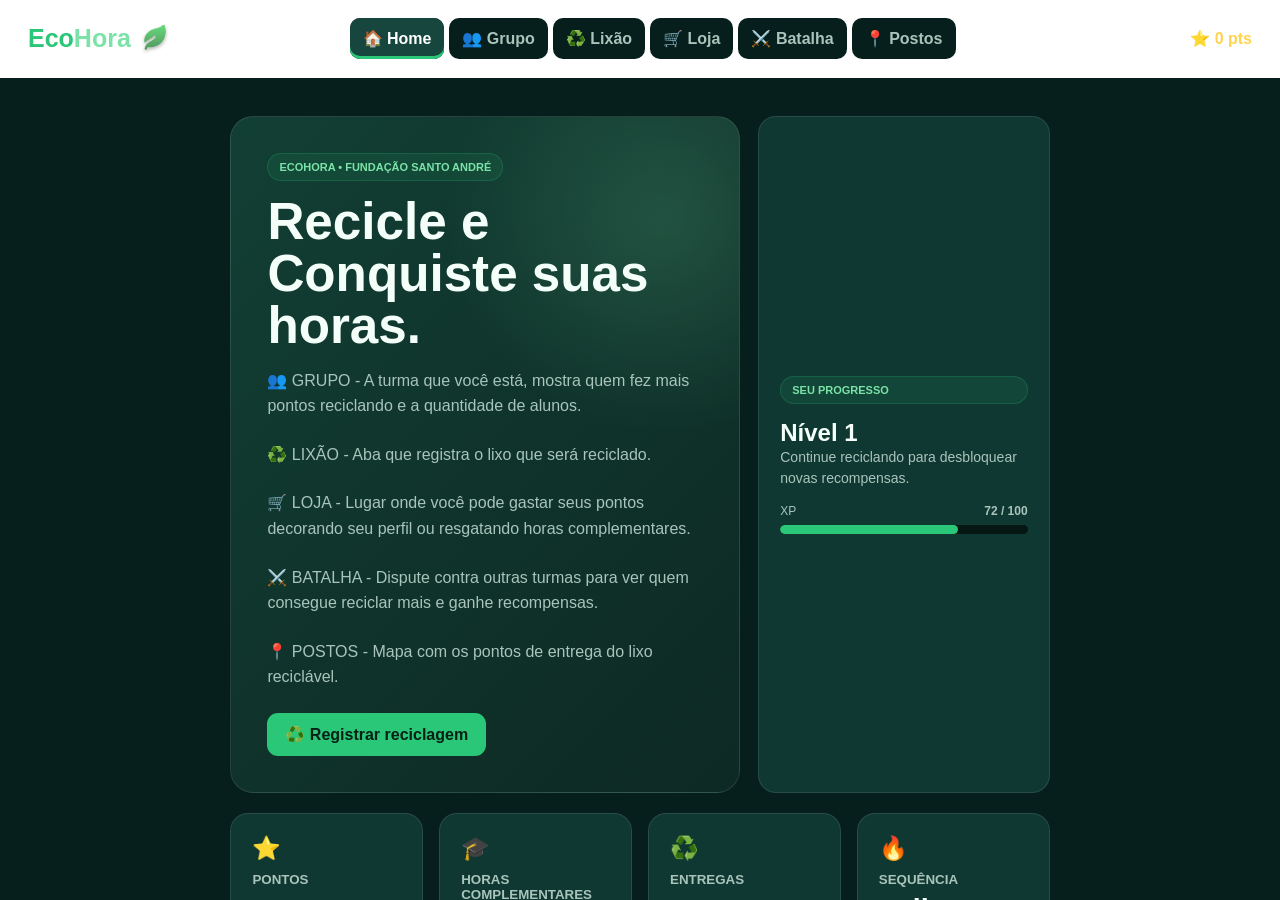
<file: index.html>
<!DOCTYPE html>
<html lang="pt-BR">
<head>
<meta charset="UTF-8">
<meta name="viewport" content="width=device-width, initial-scale=1.0">
<title>EcoHora — Plataforma Gamificada</title>
<link rel="stylesheet" href="estilos/slide.css">
<link rel="icon" href="assets/Ca105ad9cfc8580c765101d17bbb2323.webp">
</head>
<body>
<header>
  <div class="brand">
    <h1>Eco<span>Hora</span></h1>
    <img src="assets/Ca105ad9cfc8580c765101d17bbb2323.jpg" class="leaf-img" alt="EcoHora">
  </div>
  <nav>
    <ul>
      <li><button class="active" data-page="0">🏠 <span class="nav-text">Home</span></button></li>
      <li><button data-page="1">👥 <span class="nav-text">Grupo</span></button></li>
      <li><button data-page="2">♻️ <span class="nav-text">Lixão</span></button></li>
      <li><button data-page="3">🛒 <span class="nav-text">Loja</span></button></li>
      <li><button data-page="4">⚔️ <span class="nav-text">Batalha</span></button></li>
      <li><button data-page="5">📍 <span class="nav-text">Postos</span></button></li>
    </ul>
  </nav>
  <div class="header-points">⭐ <span id="points">0</span> pts</div>
</header>

<main class="viewport">
<div class="pages" id="pages">

<section class="page"><div class="container">
  <div class="hero">
    <div class="hero-main">
      <span class="eyebrow">ECOHORA • FUNDAÇÃO SANTO ANDRÉ</span>
      <h2>Recicle e Conquiste suas horas.</h2>
      <p>👥 GRUPO   - A turma que você está, mostra quem fez mais pontos reciclando e a quantidade de alunos.</p>
      <p>♻️ LIXÃO   - Aba que registra o lixo que será reciclado.</p>
      <p>🛒 LOJA    - Lugar onde você pode gastar seus pontos decorando seu perfil ou resgatando horas complementares.</p>
      <p>⚔️ BATALHA - Dispute contra outras turmas para ver quem consegue reciclar mais e ganhe recompensas.</p>
      <p>📍 POSTOS  - Mapa com os pontos de entrega do lixo reciclável.</p>
      <button class="btn" onclick="goToPage(2)">♻️ Registrar reciclagem</button>
    </div>
    <div class="card level-card">
      <span class="eyebrow">SEU PROGRESSO</span>
      <h2>Nível 1</h2>
      <p>Continue reciclando para desbloquear novas recompensas.</p>
      <div class="level-row"><span>XP</span><b>72 / 100</b></div>
      <div class="progress"><div></div></div>
    </div>
  </div>
  <div class="grid stats">
    <div class="card stat"><div class="icon">⭐</div><small>PONTOS</small><strong id="pointsHome">0</strong></div>
    <div class="card stat"><div class="icon">🎓</div><small>HORAS COMPLEMENTARES</small><strong>0h</strong></div>
    <div class="card stat"><div class="icon">♻️</div><small>ENTREGAS</small><strong id="deliveries">0</strong></div>
    <div class="card stat"><div class="icon">🔥</div><small>SEQUÊNCIA</small><strong>1 dia</strong></div>
  </div>
  <h2 style="margin-top:28px">🎯 Missões</h2>
  <div class="grid missions">
    <div class="card mission" onclick="goToPage(2)"><h3>♻️ Primeira entrega</h3><p>Registre seu primeiro material reciclável.</p><div class="points">+50 XP</div></div>
    <div class="card mission" onclick="goToPage(5)"><h3>📍 Explorador verde</h3><p>Encontre um ponto de coleta na faculdade.</p><div class="points">+30 XP</div></div>
    <div class="card mission" onclick="goToPage(4)"><h3>⚔️ Entre na batalha</h3><p>Veja a disputa entre os grupos.</p><div class="points">+20 XP</div></div>
  </div>
</div></section>

<section class="page"><div class="container">
  <h2 class="title">Sua Turma 👥</h2><p class="subtitle">A pontuação coletiva incentiva a participação de todos.</p>
  <div class="group-head"><div><span class="eyebrow">GRUPO ATUAL</span><div class="group-name">Guardiões da Terra</div><p class="subtitle" style="margin:6px 0 0">12 integrantes</p></div><div class="group-score"><strong>0</strong> pontos</div></div>
  <h2 style="margin-bottom:15px">🏆 Ranking</h2>
  <div class="ranking">
    <div class="rank"><div class="pos">1</div><div class="name">Você</div><div class="score" id="rankPoints">0 pts</div></div>
    <div class="rank"><div class="pos">2</div><div class="name">Ana</div><div class="score">0 pts</div></div>
    <div class="rank"><div class="pos">3</div><div class="name">Pedro</div><div class="score">0 pts</div></div>
    <div class="rank"><div class="pos">4</div><div class="name">Lucas</div><div class="score">0 pts</div></div>
  </div>
</div></section>

<section class="page"><div class="container">
  <h2 class="title">Lixão ♻️</h2><p class="subtitle">Registre a entrega do material reciclável para receber pontos.</p>
  <div class="warning">Demonstração: os dados e pontuações abaixo são fictícios.</div>
  <div class="grid recycle-grid">
    <div class="card recycle" onclick="recycle('Plástico',50)"><div class="big">🧴</div><h3>Plástico</h3><p>Garrafas, embalagens e outros recicláveis.</p><div class="points">+50 pontos</div></div>
    <div class="card recycle" onclick="recycle('Papel',40)"><div class="big">📄</div><h3>Papel</h3><p>Folhas, caixas e materiais de papel.</p><div class="points">+40 pontos</div></div>
    <div class="card recycle" onclick="recycle('Vidro',70)"><div class="big">🍾</div><h3>Vidro</h3><p>Garrafas e recipientes de vidro.</p><div class="points">+70 pontos</div></div>
    <div class="card recycle" onclick="recycle('Metal',80)"><div class="big">🥫</div><h3>Metal</h3><p>Latas e outros metais recicláveis.</p><div class="points">+80 pontos</div></div>
  </div>
  <div class="card" style="margin-top:18px"><h3>Como funciona?</h3><p>Escolha o tipo de material entregue. Em uma versão real, esta ação deverá ser validada por um posto de coleta antes da conversão em pontos e horas complementares.</p></div>
</div></section>

<section class="page"><div class="container">
  <h2 class="title">Loja 🛒</h2><p class="subtitle">Use os pontos conquistados para desbloquear recompensas.</p>
  <div class="grid shop-grid">
    <div class="card shop"><div class="shop-image">☕</div><h3>Horas Complementares</h3><div class="price">1.000 pts</div><button class="btn" onclick="buy('Copo EcoHora')">Resgatar</button></div>
    <div class="card shop"><div class="shop-image">👕</div><h3>Roupas</h3><div class="price">500 pts</div><button class="btn" onclick="buy('Camiseta')">Resgatar</button></div>
    <div class="card shop"><div class="shop-image">🖼️</div><h3>Moldura</h3><div class="price">750 pts</div><button class="btn" onclick="buy('Voucher')">Resgatar</button></div>
    <div class="card shop"><div class="shop-image">🏆</div><h3>Badge especial</h3><div class="price">10.000 pts</div><button class="btn" onclick="buy('Badge especial')">Resgatar</button></div>
  </div>
</div></section>

<section class="page"><div class="container">
  <h2 class="title">Batalha ⚔️</h2><p class="subtitle">Desafios entre turmas para conquistar recompensas.</p>
  <div class="battle">
    <div class="team"><div class="big">🌱</div><h2>Guardiões da Terra</h2><div class="team-score" id="teamScore">0</div><small>pontos</small><div class="battlebar"><div></div></div></div>
    <div class="vs">VS</div>
    <div class="team"><div class="big">🌊</div><h2>Eco Warriors</h2><div class="team-score">0</div><small>pontos</small><div class="battlebar"><div style="width:52%"></div></div></div>
  </div>
  <div class="card"><span class="eyebrow">DESAFIO DA SEMANA</span><h2>Quem recicla mais?</h2><p>Registre suas entregas e ajude a sua turma a conquistar a próxima vitória.</p><button class="btn" style="margin-top:16px" onclick="showToast('🔥 Você entrou no desafio!')">Participar</button></div>
</div></section>

<section class="page"><div class="container">
  <h2 class="title">Postos 📍</h2><p class="subtitle">Locais para coleta de recicláveis.</p>
  <div class="warning">ESSES DADOS SÃO FICCIONAIS, AINDA NÃO REFLETEM A REALIDADE FIEL DO AMBIENTE.</div>
  <div class="stations">
    <div class="map">
      <img src="assets/mapa-fsa_atualizado-931x1024.jpg" alt="Mapa da Fundação Santo André" onerror="this.style.display='none'">
      <div class="map-placeholder">🗺️ Mapa dos pontos de coleta</div>
    </div>
    <div class="station-list">
      <div class="station"><h3>📍 Fafil</h3><p>Ao lado esquerdo da saída, sentido FAECO.</p><div class="distance">Ponto de coleta</div></div>
      <div class="station"><h3>📍 Fafil — 1ºA</h3><p>Ao lado dos banheiros no 1ºA, lado Leste.</p><div class="distance">Ponto de coleta</div></div>
      <div class="station"><h3>📍 Fafil — Térreo</h3><p>Perto da entrada sentido Faengs.</p><div class="distance">Ponto de coleta</div></div>
      <div class="station"><h3>📍 Prédio Central</h3><p>Ao lado de fora da cantina, em frente à praça.</p><div class="distance">Ponto de coleta</div></div>
      <div class="station"><h3>📍 Prédio Central</h3><p>Perto da secretaria, ao lado da mesa de ping pong.</p><div class="distance">Ponto de coleta</div></div>
    </div>
  </div>
</div></section>

</div>
</main>
<div class="toast" id="toast"></div>

<script>
const pages=document.getElementById('pages');
const buttons=[...document.querySelectorAll('nav button')];
let current=0, points=0, deliveries=0, startX=0;

function goToPage(n){
  n=Math.max(0,Math.min(5,n)); current=n;
  pages.style.transform=`translateX(-${n*100}vw)`;
  buttons.forEach((b,i)=>b.classList.toggle('active',i===n));
}
buttons.forEach(b=>b.addEventListener('click',()=>goToPage(+b.dataset.page)));
document.addEventListener('keydown',e=>{
  if(e.key==='ArrowRight')goToPage(current+1);
  if(e.key==='ArrowLeft')goToPage(current-1);
});
pages.addEventListener('pointerdown',e=>startX=e.clientX);
pages.addEventListener('pointerup',e=>{
  const d=startX-e.clientX;
  if(Math.abs(d)>55)goToPage(current+(d>0?1:-1));
});
function update(){
  document.getElementById('points').textContent=points.toLocaleString('pt-BR');
  document.getElementById('pointsHome').textContent=points.toLocaleString('pt-BR');
  document.getElementById('deliveries').textContent=deliveries;
  document.getElementById('rankPoints').textContent=points.toLocaleString('pt-BR')+' pts';
  document.getElementById('teamScore').textContent=points.toLocaleString('pt-BR');
}
function recycle(material,value){
  points+=value; deliveries++; update();
  showToast(`♻️ ${material} registrado! +${value} pontos`);
}
function buy(item){showToast(`🛒 ${item}: resgate demonstrativo.`)}
let timer;
function showToast(msg){
 const t=document.getElementById('toast'); t.textContent=msg; t.classList.add('show');
 clearTimeout(timer); timer=setTimeout(()=>t.classList.remove('show'),2800);
}
update();
</script>
</body>
</html>
</file>
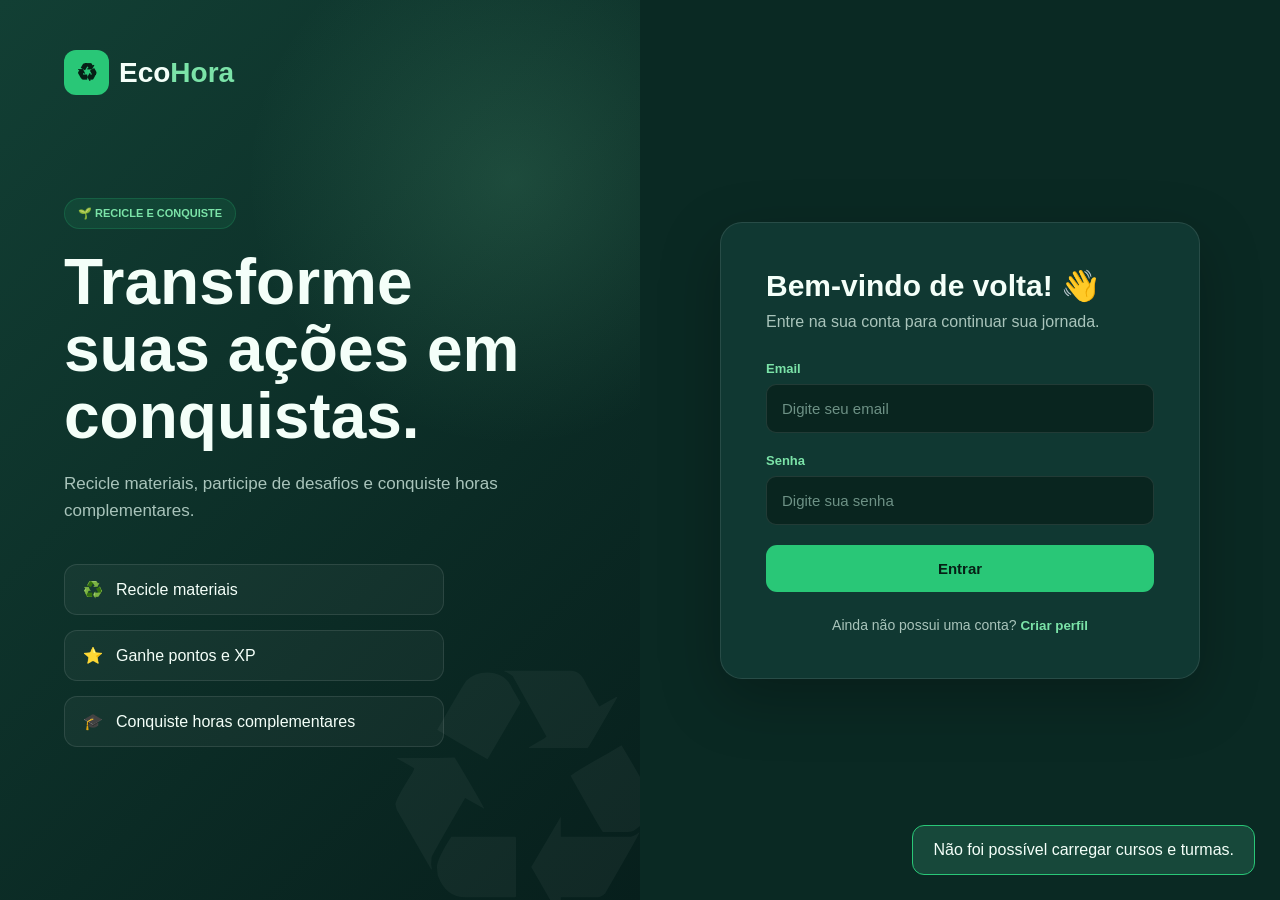
<file: login.html>
<!DOCTYPE html>

<html lang="pt-BR">

<head>


<meta charset="UTF-8">

<meta
    name="viewport"
    content="width=device-width, initial-scale=1.0"
>

<title>Login - EcoHora</title>

<link
    rel="stylesheet"
    href="estilos/login.css"
>


</head>

<body>


<main class="login-container">


    <!-- LADO ESQUERDO -->

    <section class="login-info">


        <div class="logo">

            <div class="logo-icon">
                ♻
            </div>

            <h1>
                Eco<span>Hora</span>
            </h1>

        </div>


        <div class="info-content">


            <span class="tag">
                🌱 RECICLE E CONQUISTE
            </span>


            <h2>
                Transforme suas ações em conquistas.
            </h2>


            <p>
                Recicle materiais, participe de desafios
                e conquiste horas complementares.
            </p>


            <div class="benefits">


                <div class="benefit">

                    ♻️

                    <span>
                        Recicle materiais
                    </span>

                </div>


                <div class="benefit">

                    ⭐

                    <span>
                        Ganhe pontos e XP
                    </span>

                </div>


                <div class="benefit">

                    🎓

                    <span>
                        Conquiste horas complementares
                    </span>

                </div>


            </div>


        </div>


    </section>


    <!-- LADO DIREITO -->

    <section class="login-area">


        <div class="form-box">


            <!-- FORMULÁRIO DE LOGIN -->

            <div
                class="form-container active"
                id="loginForm"
            >


                <h2>
                    Bem-vindo de volta! 👋
                </h2>


                <p class="form-description">
                    Entre na sua conta para continuar sua jornada.
                </p>


                <form id="entrarForm">


                    <!-- EMAIL -->

                    <div class="input-group">

                        <label for="loginEmail">
                            Email
                        </label>

                        <input
                            type="email"
                            id="loginEmail"
                            placeholder="Digite seu email"
                            required
                        >

                    </div>


                    <!-- SENHA -->

                    <div class="input-group">

                        <label for="loginSenha">
                            Senha
                        </label>

                        <input
                            type="password"
                            id="loginSenha"
                            placeholder="Digite sua senha"
                            required
                        >

                    </div>


                    <button
                        type="submit"
                        class="main-button"
                    >
                        Entrar
                    </button>


                </form>


                <p class="switch-text">

                    Ainda não possui uma conta?

                    <button
                        type="button"
                        onclick="mostrarCadastro()"
                    >
                        Criar perfil
                    </button>

                </p>


            </div>


            <!-- FORMULÁRIO DE CADASTRO -->

            <div
                class="form-container"
                id="cadastroForm"
            >


                <h2>
                    Crie seu perfil 🌱
                </h2>


                <p class="form-description">
                    Preencha seus dados para começar sua jornada no EcoHora.
                </p>


                <form id="criarContaForm">


                    <!-- NOME -->

                    <div class="input-group">

                        <label for="cadastroNome">
                            Nome completo
                        </label>

                        <input
                            type="text"
                            id="cadastroNome"
                            placeholder="Digite seu nome completo"
                            required
                        >

                    </div>


                    <!-- RA -->

                    <div class="input-group">

                        <label for="cadastroRA">
                            RA
                        </label>

                        <input
                            type="text"
                            id="cadastroRA"
                            placeholder="Digite seu RA"
                            required
                        >

                    </div>


                    <!-- EMAIL -->

                    <div class="input-group">

                        <label for="cadastroEmail">
                            Email
                        </label>

                        <input
                            type="email"
                            id="cadastroEmail"
                            placeholder="Digite seu email"
                            required
                        >

                    </div>


                    <!-- SENHA -->

                    <div class="input-group">

                        <label for="cadastroSenha">
                            Senha
                        </label>

                        <input
                            type="password"
                            id="cadastroSenha"
                            placeholder="Crie uma senha"
                            required
                        >

                    </div>


                    <!-- CONFIRMAR SENHA -->

                    <div class="input-group">

                        <label for="confirmarSenha">
                            Confirmar senha
                        </label>

                        <input
                            type="password"
                            id="confirmarSenha"
                            placeholder="Digite sua senha novamente"
                            required
                        >

                    </div>


                    <!-- CURSO -->

                    <div class="input-group">

                        <label for="cadastroCurso">
                            Curso
                        </label>

                        <select
                            id="cadastroCurso"
                            required
                        >

                            <option value="">
                                Selecione seu curso
                            </option>

                            <option value="ADS">
                                Análise e Desenvolvimento de Sistemas
                            </option>

                            <option value="Marketing">
                                Marketing
                            </option>

                            <option value="Medicina">
                                Medicina
                            </option>

                            <!--
                                ADICIONE NOVOS CURSOS AQUI

                                Exemplo:

                                <option value="Direito">
                                    Direito
                                </option>
                            -->

                        </select>

                    </div>


                    <!-- TURMA -->

                    <div class="input-group">

                        <label for="cadastroTurma">
                            Turma
                        </label>

                        <input
                            type="text"
                            id="cadastroTurma"
                            placeholder="Ex: 3° B Noturno"
                            required
                        >

                    </div>


                    <button
                        type="submit"
                        class="main-button"
                    >
                        Criar perfil
                    </button>


                </form>


                <p class="switch-text">

                    Já possui uma conta?

                    <button
                        type="button"
                        onclick="mostrarLogin()"
                    >
                        Entrar
                    </button>

                </p>


            </div>


        </div>


    </section>


</main>


<!-- MENSAGENS DE ERRO/SUCESSO -->

<div
    class="message"
    id="message"
>
</div>


<!-- JAVASCRIPT -->

<script src="api.js"></script>

<script src="auth.js"></script>

<script src="login.js"></script>


</body>

</html>
</file>
<file: estilos/slide.css>
* {
    box-sizing: border-box;
    margin: 0;
    padding: 0;
}

:root {
    --bf: white;
    --bg: #071f1c;
    --bg2: #0b2924;
    --card: #103832;
    --card2: #16463d;

    --green: #29c777;
    --green2: #7be3a8;

    --yellow: #ffd34d;
    --blue: #65b9ff;
    --danger: #ff7474;

    --text: #f4fff9;
    --muted: #a9c4bb;

    --line: rgba(255, 255, 255, .1);
}


/* =========================================================
   BASE
========================================================= */

html,
body {
    height: 100%;
}

body {
    font-family: Arial, Helvetica, sans-serif;
    background: var(--bg);
    color: var(--text);
    overflow: hidden;
}

button {
    font: inherit;
}


/* =========================================================
   HEADER
========================================================= */

header {
    height: 78px;

    position: fixed;
    inset: 0 0 auto 0;

    z-index: 20;

    display: flex;
    align-items: center;
    gap: 22px;

    padding: 0 28px;

    background: var(--bf);
    /*background: rgba(7, 31, 28, .96);*/

    border-bottom: 1px solid var(--line);

    backdrop-filter: blur(12px);
}


/* =========================================================
   LOGO
========================================================= */

.brand {
    display: flex;
    align-items: center;
    gap: 8px;

    min-width: 150px;
}

.brand h1 {
    font-size: 25px;
    color: var(--green);
}

.brand h1 span {
    color: var(--green2);
}

.leaf-img {
    width: 32px;
    height: 32px;

    object-fit: contain;
}


/* =========================================================
   NAVEGAÇÃO
========================================================= */

nav {
    flex: 1;
}

nav ul {
    display: flex;
    justify-content: center;
    gap: 5px;

    list-style: none;
}

ul li {
        border-radius: 10px;
        background: var(--bg);

}

nav button {
    border: 0;

    background: transparent;

    color: var(--muted);

    padding: 11px 13px;

    border-radius: 10px;

    cursor: pointer;

    font-weight: 700;

    transition: .2s;
}

nav button:hover,
nav button.active {
    background: var(--card2);
    color: #fff;
}

nav button.active {
    box-shadow: inset 0 -3px var(--green);
}


/* =========================================================
   PONTOS DO HEADER
========================================================= */

.header-points {
    min-width: 125px;

    text-align: right;

    color: var(--yellow);

    font-weight: 800;
}


/* =========================================================
   ÁREA PRINCIPAL
========================================================= */

.viewport {
    position: fixed;

    top: 78px;
    bottom: 0;
    left: 0;
    right: 0;

    overflow: hidden;
}


/* =========================================================
   SLIDES
========================================================= */

.pages {
    display: flex;

    width: 600vw;
    height: 100%;

    transition:
        transform .62s cubic-bezier(.77, 0, .18, 1);
}

.page {
    width: 100vw;

    flex: none;

    height: 100%;

    overflow-y: auto;

    padding: 38px 3% 70px;

    scrollbar-width: thin;

    scrollbar-color:
        var(--green)
        transparent;
}


/* =========================================================
   CONTAINER
========================================================= */

.container {
    max-width: 1800px;

    margin: auto;
}


/* =========================================================
   TÍTULOS
========================================================= */

.eyebrow {
    display: inline-block;

    color: var(--green2);

    background: rgba(41, 199, 119, .1);

    border: 1px solid rgba(41, 199, 119, .2);

    padding: 7px 11px;

    border-radius: 30px;

    font-size: 11px;

    font-weight: 800;

    margin-bottom: 15px;
}

h2.title {
    font-size: clamp(30px, 4vw, 52px);

    margin-bottom: 8px;



}


.subtitle {
    color: var(--muted);

    margin-bottom: 28px;

    line-height: 1.55;

}


/* =========================================================
   BOTÕES
========================================================= */

.btn {
    border: 0;

    border-radius: 11px;

    padding: 12px 18px;

    background: var(--green);

    color: #062016;

    font-weight: 900;

    cursor: pointer;

    transition: .2s;
}

.btn:hover {
    transform: translateY(-2px);

    background: var(--green2);
}

.btn.secondary {
    background: rgba(255, 255, 255, .08);

    color: white;
}


/* =========================================================
   GRID
========================================================= */

.grid {
    display: grid;

    gap: 16px;
}


/* =========================================================
   CARDS
========================================================= */

.card {
    background: var(--card);

    border: 1px solid var(--line);

    border-radius: 18px;

    padding: 21px;
}

.card h3 {
    margin-bottom: 8px;
}

.card p {
    color: var(--muted);

    line-height: 1.5;

    font-size: 14px;
}


/* =========================================================
   HOME — HERO
========================================================= */

.hero {
    display: grid;

    grid-template-columns: 1.4fr .8fr;

    gap: 18px;
}

.hero-main {
    min-height: 305px;

    padding: 36px;

    border-radius: 23px;

    background:
        radial-gradient(
            circle at 85% 15%,
            rgba(123, 227, 168, .17),
            transparent 30%
        ),
        linear-gradient(
            135deg,
            #123f34,
            #0d2923
        );

    border: 1px solid var(--line);
}

.hero-main h2 {
    font-size: clamp(32px, 4vw, 56px);

    line-height: 1.02;

    max-width: 680px;

    margin-bottom: 15px;
}

.hero-main p {
    color: var(--muted);

    line-height: 1.6;

    max-width: 620px;

    margin-bottom: 23px;
}


/* =========================================================
   CARD DE NÍVEL
========================================================= */

.level-card {
    display: flex;

    flex-direction: column;

    justify-content: center;
}

.level-row {
    display: flex;

    justify-content: space-between;

    margin: 15px 0 7px;

    font-size: 12px;

    color: var(--muted);
}

.progress {
    height: 9px;

    background: #061612;

    border-radius: 10px;

    overflow: hidden;
}

.progress div {
    height: 100%;

    width: 72%;

    background: var(--green);

    border-radius: inherit;
}


/* =========================================================
   ESTATÍSTICAS
========================================================= */

.stats {
    grid-template-columns: repeat(4, 1fr);

    margin-top: 20px;
}

.stat .icon {
    font-size: 23px;

    margin-bottom: 10px;
}

.stat small {
    display: block;

    color: var(--muted);

    font-weight: 700;

    margin-bottom: 7px;
}

.stat strong {
    font-size: 29px;
}


/* =========================================================
   MISSÕES
========================================================= */

.missions {
    grid-template-columns: repeat(3, 1fr);

    margin-top: 16px;
}

.mission {
    cursor: pointer;

    transition: .2s;
}

.mission:hover {
    transform: translateY(-3px);

    border-color: rgba(41, 199, 119, .45);
}

.points {
    color: var(--green2);

    font-weight: 900;

    font-size: 13px;

    margin-top: 12px;
}


/* =========================================================
   GRUPO
========================================================= */

.group-head {
    display: flex;

    justify-content: space-between;

    align-items: center;

    background:
        linear-gradient(
            135deg,
            #16483d,
            #0e2c26
        );

    padding: 28px;

    border-radius: 20px;

    border: 1px solid var(--line);

    margin-bottom: 20px;
}

.group-name {
    font-size: 31px;

    font-weight: 900;
}

.group-score {
    text-align: right;
}

.group-score strong {
    display: block;

    color: var(--yellow);

    font-size: 34px;
}


/* =========================================================
   RANKING
========================================================= */

.ranking {
    display: grid;

    gap: 10px;
}

.rank {
    display: flex;

    align-items: center;

    gap: 14px;

    background: var(--card);

    padding: 15px;

    border: 1px solid var(--line);

    border-radius: 13px;
}

.rank .pos {
    width: 36px;
    height: 36px;

    display: grid;

    place-items: center;

    background: var(--card2);

    border-radius: 9px;

    font-weight: 900;
}

.rank .name {
    flex: 1;

    font-weight: 700;
}

.rank .score {
    color: var(--yellow);

    font-weight: 800;
}


/* =========================================================
   LIXÃO
========================================================= */

.recycle-grid {
    grid-template-columns: repeat(4, 1fr);
}

.recycle {
    cursor: pointer;

    transition: .2s;
}

.recycle:hover {
    transform: translateY(-4px);

    border-color: var(--green);
}

.recycle .big {
    font-size: 45px;

    margin-bottom: 12px;
}

.recycle-papel {
    cursor: pointer;

    transition: .2s;

    font-size: 45px;

    margin-bottom: 12px;

    color: red;
}



/* =========================================================
   LOJA
========================================================= */

.shop-grid {
    grid-template-columns: repeat(4, 1fr);
}

.shop-image {
    height: 135px;

    background: var(--card2);

    display: grid;

    place-items: center;

    font-size: 58px;

    border-radius: 14px;

    margin-bottom: 15px;
}

.price {
    color: var(--yellow);

    font-weight: 900;

    margin: 10px 0 15px;
}

.shop .btn {
    width: 100%;
}


/* =========================================================
   BATALHA
========================================================= */

.battle {
    display: grid;

    grid-template-columns: 1fr 90px 1fr;

    align-items: center;

    gap: 18px;

    margin: 25px 0;
}

.team {
    text-align: center;

    padding: 32px;

    background: var(--card);

    border: 1px solid var(--line);

    border-radius: 20px;
}

.team .big {
    font-size: 52px;
}

.team-score {
    font-size: 46px;

    font-weight: 900;

    color: var(--green2);

    margin: 10px;
}

.vs {
    width: 82px;
    height: 82px;

    border-radius: 50%;

    display: grid;

    place-items: center;

    background: var(--danger);

    font-weight: 900;

    font-size: 20px;
}

.battlebar {
    height: 11px;

    background: #061612;

    border-radius: 10px;

    overflow: hidden;

    margin-top: 15px;
}

.battlebar div {
    height: 100%;

    width: 65%;

    background: var(--green);
}


/* =========================================================
   POSTOS
========================================================= */

.stations {
    display: grid;

    grid-template-columns: 1.1fr .9fr;

    gap: 18px;
}

.map {
    min-height: 430px;

    position: relative;

    border: 1px solid var(--line);

    border-radius: 20px;

    background:
        linear-gradient(
            rgba(41, 199, 119, .07) 1px,
            transparent 1px
        ),
        linear-gradient(
            90deg,
            rgba(41, 199, 119, .07) 1px,
            transparent 1px
        ),
        #0a2822;

    background-size: 35px 35px;

    overflow: hidden;

    display: grid;

    place-items: center;
}

.map img {
    max-height: 88%;
    max-width: 88%;

    object-fit: contain;

    border-radius: 15px;

    opacity: .8;
}

.map-placeholder {
    position: absolute;

    color: var(--muted);

    background: rgba(7, 31, 28, .72);

    padding: 9px 12px;

    border-radius: 10px;
}

.station-list {
    display: grid;

    gap: 10px;

    align-content: start;
}

.station {
    background: var(--card);

    border: 1px solid var(--line);

    border-radius: 15px;

    padding: 18px;
}

.station p {
    color: var(--muted);

    font-size: 13px;

    margin: 6px 0;
}

.distance {
    color: var(--green2);

    font-size: 12px;

    font-weight: 800;
}


/* =========================================================
   AVISO
========================================================= */

.warning {
    background: var(--yellow);

    color: #1d1700;

    padding: 10px 14px;

    border-radius: 10px;

    font-weight: 800;

    font-size: 12px;

    margin-bottom: 16px;
}


/* =========================================================
   TOAST
========================================================= */

.toast {
    position: fixed;

    right: 22px;
    bottom: 22px;

    background: #173f35;

    border: 1px solid var(--green);

    padding: 14px 17px;

    border-radius: 12px;

    transform: translateY(120px);

    opacity: 0;

    transition: .3s;

    z-index: 50;
}

.toast.show {
    transform: translateY(0);

    opacity: 1;
}


/* =========================================================
   TABLET
========================================================= */

@media (max-width: 950px) {

    header {
        padding: 0 14px;
    }

    .brand {
        min-width: auto;
    }

    .brand h1 {
        font-size: 20px;
    }

    .header-points {
        min-width: auto;

        font-size: 12px;
    }

    .nav-text {
        display: none;
    }

    nav button {
        padding: 10px;
    }

    .hero {
        grid-template-columns: 1fr;
    }

    .stats {
        grid-template-columns: repeat(2, 1fr);
    }

    .missions {
        grid-template-columns: 1fr;
    }

    .recycle-grid,
    .shop-grid {
        grid-template-columns: repeat(2, 1fr);
    }

    .stations {
        grid-template-columns: 1fr;
    }
}


/* =========================================================
   CELULAR
========================================================= */

@media (max-width: 650px) {

    header {
        height: 68px;

        gap: 8px;
    }

    .viewport {
        top: 68px;
    }

    .brand .leaf-img {
        width: 26px;
        height: 26px;
    }

    .header-points {
        font-size: 11px;
    }

    .page {
        padding: 25px 15px 55px;
    }

    .group-head {
        display: block;
    }

    .group-score {
        text-align: left;

        margin-top: 15px;
    }

    .battle {
        grid-template-columns: 1fr;
    }

    .vs {
        margin: auto;
    }

    .recycle-grid,
    .shop-grid {
        grid-template-columns: 1fr 1fr;
    }

    .recycle {
        padding: 15px;
    }

    .recycle .big {
        font-size: 36px;
    }

    .shop-image {
        height: 105px;

        font-size: 45px;
    }

    .stations {
        grid-template-columns: 1fr;
    }
}
</file>
<file: estilos/login.css>
* {
    margin: 0;
    padding: 0;
    box-sizing: border-box;
}

:root {

    --bg: #071f1c;

    --card: #103832;

    --green: #29c777;

    --green-light: #7be3a8;

    --text: #f4fff9;

    --muted: #a9c4bb;

    --line: rgba(255, 255, 255, 0.1);

}


body {

    min-height: 100vh;

    font-family: Arial, Helvetica, sans-serif;

    background: var(--bg);

    color: var(--text);

}


/* =========================================================
   CONTAINER PRINCIPAL
========================================================= */

.login-container {

    min-height: 100vh;

    display: grid;

    grid-template-columns: 1fr 1fr;

}


/* =========================================================
   LADO ESQUERDO
========================================================= */

.login-info {

    position: relative;

    padding: 50px 10%;

    display: flex;

    flex-direction: column;

    background:
        radial-gradient(
            circle at 80% 20%,
            rgba(123, 227, 168, 0.15),
            transparent 30%
        ),
        linear-gradient(
            135deg,
            #123f34,
            #071f1c
        );

    overflow: hidden;

}


.login-info::after {

    content: "♻";

    position: absolute;

    right: -40px;

    bottom: -100px;

    font-size: 350px;

    opacity: 0.04;

}


/* =========================================================
   LOGO
========================================================= */

.logo {

    display: flex;

    align-items: center;

    gap: 10px;

    position: relative;

    z-index: 2;

}


.logo-icon {

    width: 45px;

    height: 45px;

    display: flex;

    align-items: center;

    justify-content: center;

    border-radius: 12px;

    background: var(--green);

    color: #062016;

    font-size: 24px;

    font-weight: bold;

}


.logo h1 {

    font-size: 28px;

}


.logo span {

    color: var(--green-light);

}


/* =========================================================
   CONTEÚDO ESQUERDO
========================================================= */

.info-content {

    flex: 1;

    display: flex;

    flex-direction: column;

    justify-content: center;

    max-width: 600px;

    position: relative;

    z-index: 2;

}


.tag {

    width: fit-content;

    padding: 8px 13px;

    margin-bottom: 20px;

    border-radius: 30px;

    background: rgba(41, 199, 119, 0.1);

    border: 1px solid rgba(41, 199, 119, 0.2);

    color: var(--green-light);

    font-size: 11px;

    font-weight: bold;

}


.info-content h2 {

    font-size: clamp(40px, 5vw, 65px);

    line-height: 1.05;

    margin-bottom: 20px;

}


.info-content p {

    max-width: 550px;

    color: var(--muted);

    line-height: 1.6;

    font-size: 17px;

}


/* =========================================================
   BENEFÍCIOS
========================================================= */

.benefits {

    margin-top: 40px;

    display: flex;

    flex-direction: column;

    gap: 15px;

}


.benefit {

    display: flex;

    align-items: center;

    gap: 13px;

    padding: 15px 18px;

    max-width: 380px;

    background: rgba(255, 255, 255, 0.04);

    border: 1px solid var(--line);

    border-radius: 13px;

}


/* =========================================================
   ÁREA DO LOGIN
========================================================= */

.login-area {

    display: flex;

    align-items: center;

    justify-content: center;

    padding: 30px;

    background: #0a2923;

}


.form-box {

    width: 100%;

    max-width: 480px;

    background: var(--card);

    border: 1px solid var(--line);

    border-radius: 22px;

    padding: 45px;

    box-shadow:
        0 20px 60px rgba(0, 0, 0, 0.25);

}


/* =========================================================
   FORMULÁRIOS
========================================================= */

.form-container {

    display: none;

}


.form-container.active {

    display: block;

    animation: aparecer 0.35s ease;

}


@keyframes aparecer {

    from {

        opacity: 0;

        transform: translateX(20px);

    }

    to {

        opacity: 1;

        transform: translateX(0);

    }

}


.form-container h2 {

    font-size: 30px;

    margin-bottom: 10px;

}


.form-description {

    color: var(--muted);

    margin-bottom: 30px;

}


/* =========================================================
   INPUTS
========================================================= */

.input-group {

    display: flex;

    flex-direction: column;

    gap: 8px;

    margin-bottom: 20px;

}


.input-group label {

    font-size: 13px;

    font-weight: bold;

    color: var(--green-light);

}


.input-group input {

    width: 100%;

    padding: 15px;

    border-radius: 10px;

    border: 1px solid var(--line);

    outline: none;

    background: #09251f;

    color: white;

    font-size: 15px;

    transition: 0.2s;

}

.input-group select {
    width: 100%;

    padding: 15px;

    border-radius: 10px;

    border: 1px solid var(--line);

    outline: none;

    background: #09251f;

    color: white;

    font-size: 15px;

    transition: 0.2s;
}


.input-group input::placeholder {

    color: #6d9185;

}


.input-group input:focus,
.input-group select:focus {
    border-color: var(--green);

    box-shadow:
        0 0 0 3px
        rgba(41, 199, 119, 0.1);
}

.input-group select option {
    background: #09251f;
    color: white;
}


/* =========================================================
   BOTÃO PRINCIPAL
========================================================= */

.main-button {

    width: 100%;

    padding: 15px;

    border: none;

    border-radius: 11px;

    background: var(--green);

    color: #062016;

    font-size: 15px;

    font-weight: bold;

    cursor: pointer;

    transition: 0.2s;

}


.main-button:hover {

    background: var(--green-light);

    transform: translateY(-2px);

}


/* =========================================================
   TROCAR LOGIN / CADASTRO
========================================================= */

.switch-text {

    margin-top: 25px;

    text-align: center;

    color: var(--muted);

    font-size: 14px;

}


.switch-text button {

    border: none;

    background: transparent;

    color: var(--green-light);

    font-weight: bold;

    cursor: pointer;

}


/* =========================================================
   MENSAGEM
========================================================= */

.message {

    position: fixed;

    right: 25px;

    bottom: 25px;

    padding: 15px 20px;

    background: #17483a;

    border: 1px solid var(--green);

    border-radius: 12px;

    transform: translateY(120px);

    opacity: 0;

    transition: 0.3s;

}


.message.show {

    transform: translateY(0);

    opacity: 1;

}


/* =========================================================
   RESPONSIVIDADE
========================================================= */

@media (max-width: 900px) {

    .login-container {

        grid-template-columns: 1fr;

    }


    .login-info {

        min-height: 35vh;

        padding: 35px;

    }


    .info-content {

        padding-top: 50px;

    }


    .info-content h2 {

        font-size: 40px;

    }


    .benefits {

        display: none;

    }


    .login-area {

        min-height: 65vh;

    }

}


@media (max-width: 500px) {

    .login-info {

        padding: 25px;

    }


    .login-area {

        padding: 15px;

    }


    .form-box {

        padding: 30px 22px;

    }


    .info-content h2 {

        font-size: 34px;

    }

}
</file>
